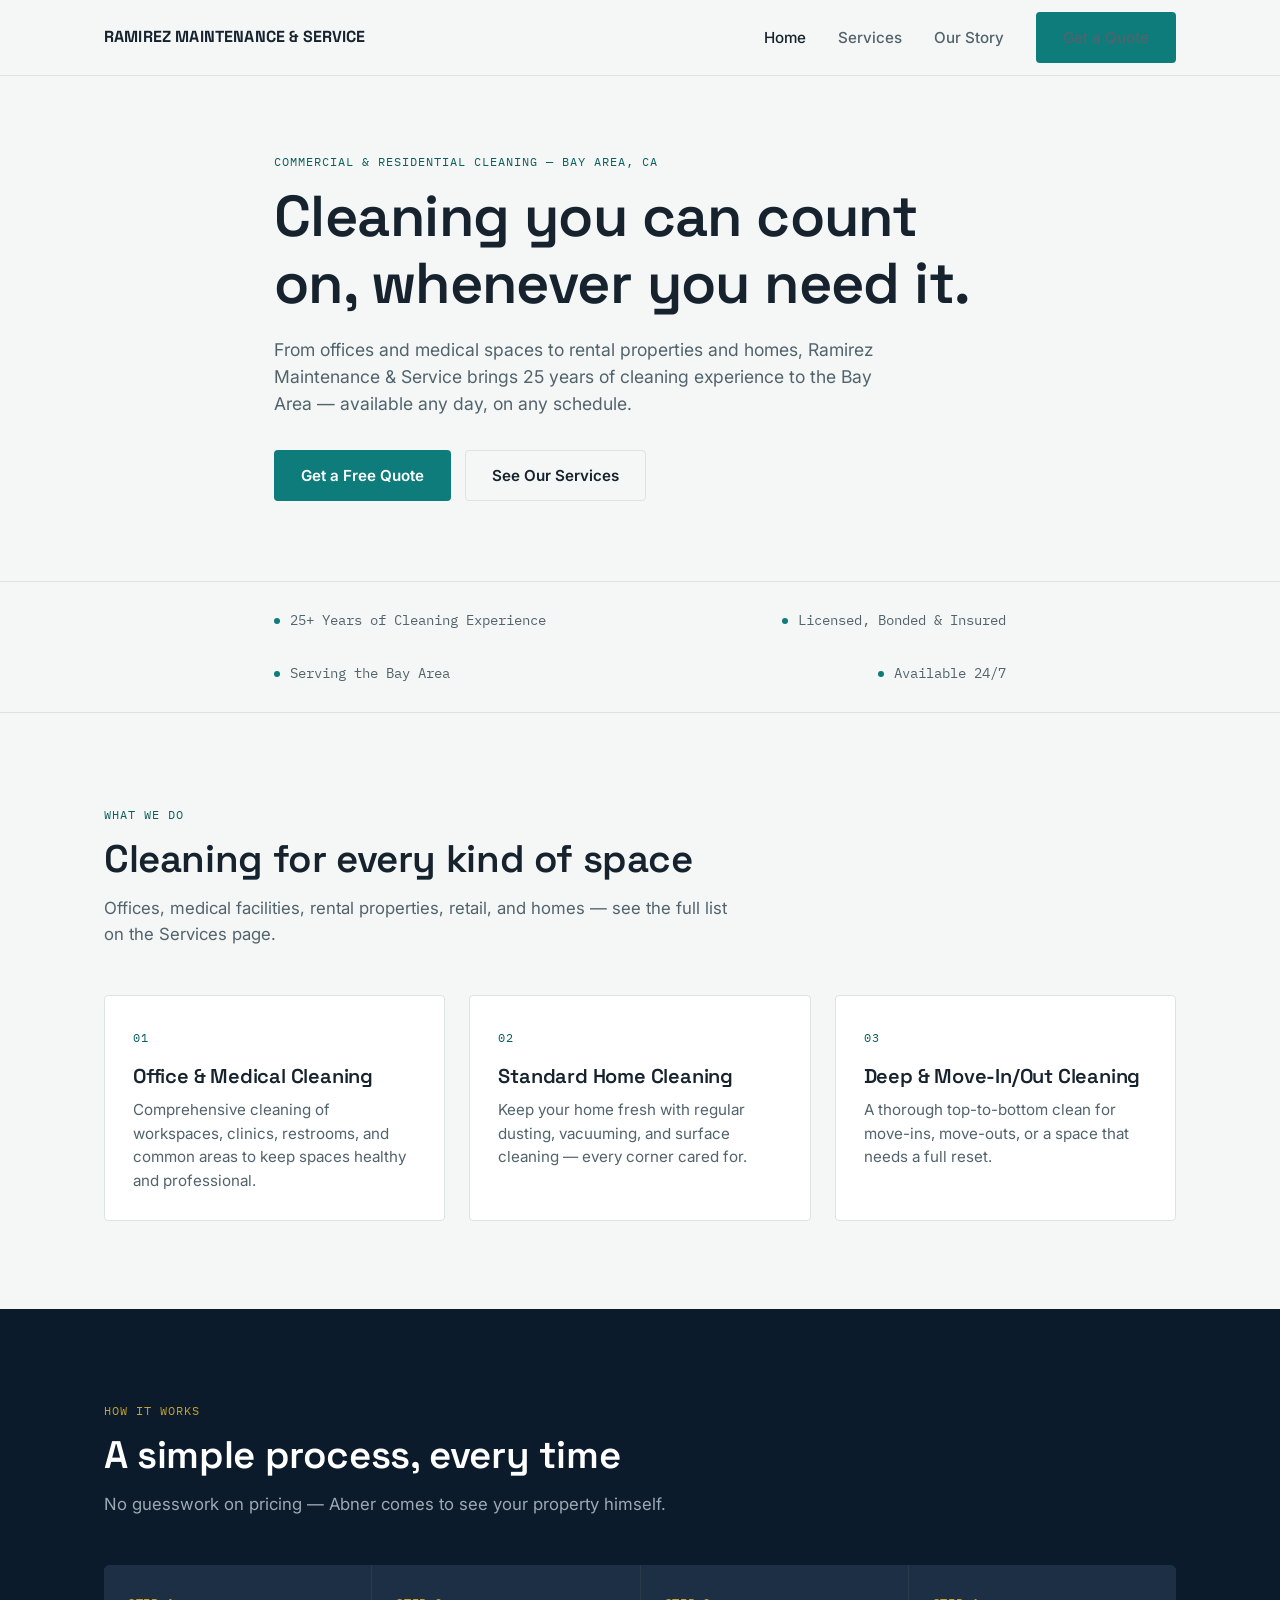
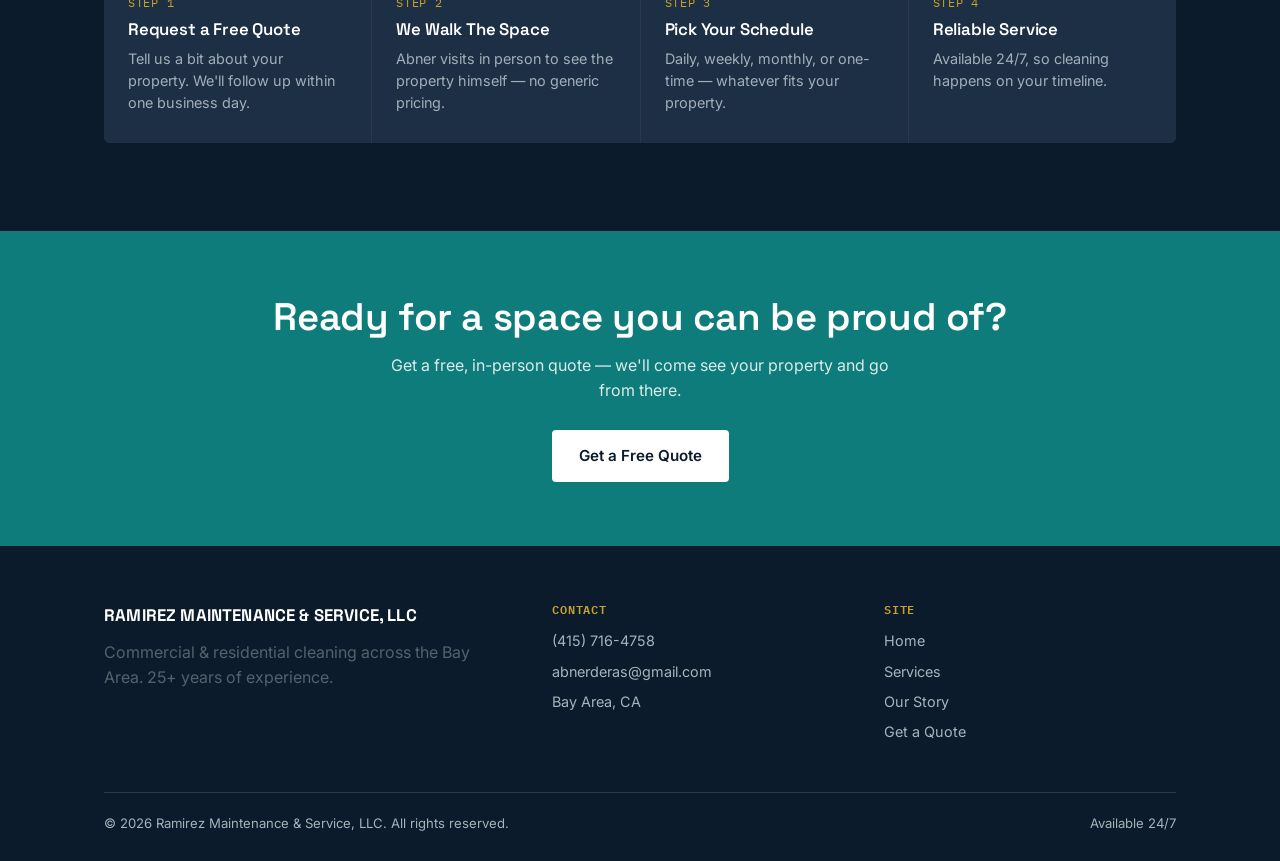
<file: index.html>
<!DOCTYPE html>
<html lang="en">
<head>
  <!-- Google tag (gtag.js) -->
  <script async src="https://www.googletagmanager.com/gtag/js?id=G-R4SSQSCY79"></script>
  <script>
    window.dataLayer = window.dataLayer || [];
    function gtag(){dataLayer.push(arguments);}
    gtag('js', new Date());
    gtag('config', 'G-R4SSQSCY79');
  </script>

  <meta charset="UTF-8" />
  <meta name="viewport" content="width=device-width, initial-scale=1.0" />
  <title>Ramirez Maintenance & Service | Commercial & Residential Cleaning, Bay Area</title>
  <meta name="description" content="Ramirez Maintenance & Service provides commercial and residential cleaning across the Bay Area. 25+ years of experience, available 24/7. Free in-person quotes." />

  <link rel="preconnect" href="https://fonts.googleapis.com" />
  <link rel="preconnect" href="https://fonts.gstatic.com" crossorigin />
  <link href="https://fonts.googleapis.com/css2?family=Space+Grotesk:wght@500;600;700&family=Inter:wght@400;500;600&family=IBM+Plex+Mono:wght@400;500&display=swap" rel="stylesheet" />

  <link rel="stylesheet" href="css/style.css" />
</head>
<body>

  <header class="site-header">
    <div class="container">
      <a href="index.html" class="logo">
        <span class="logo-text">RAMIREZ MAINTENANCE & SERVICE</span>
      </a>

      <nav class="nav-links">
        <a href="index.html">Home</a>
        <a href="services.html">Services</a>
        <a href="about.html">Our Story</a>
        <a href="quote.html" class="btn btn-primary nav-cta">Get a Quote</a>
      </nav>

      <button class="nav-toggle" aria-label="Toggle menu" aria-expanded="false">
        <span></span><span></span><span></span>
      </button>
    </div>
  </header>

  <section class="hero">
    <div class="container">
      <div class="hero-copy">
        <span class="eyebrow">Commercial &amp; Residential Cleaning — Bay Area, CA</span>
        <h1>Cleaning you can count on, whenever you need it.</h1>
        <p>
          From offices and medical spaces to rental properties and homes,
          Ramirez Maintenance &amp; Service brings 25 years of cleaning
          experience to the Bay Area — available any day, on any schedule.
        </p>
        <div class="hero-actions">
          <a href="quote.html" class="btn btn-primary">Get a Free Quote</a>
          <a href="services.html" class="btn btn-ghost">See Our Services</a>
        </div>
      </div>
    </div>

    <div class="trust-strip">
      <div class="container">
        <span class="trust-item">25+ Years of Cleaning Experience</span>
        <span class="trust-item">Licensed, Bonded &amp; Insured</span>
        <span class="trust-item">Serving the Bay Area</span>
        <span class="trust-item">Available 24/7</span>
      </div>
    </div>
  </section>

  <section class="section">
    <div class="container">
      <div class="section-header">
        <span class="eyebrow">What We Do</span>
        <h2>Cleaning for every kind of space</h2>
        <p>Offices, medical facilities, rental properties, retail, and homes — see the full list on the Services page.</p>
      </div>

      <div class="services-grid">
        <div class="service-card">
          <span class="eyebrow">01</span>
          <h3>Office &amp; Medical Cleaning</h3>
          <p>Comprehensive cleaning of workspaces, clinics, restrooms, and common areas to keep spaces healthy and professional.</p>
        </div>
        <div class="service-card">
          <span class="eyebrow">02</span>
          <h3>Standard Home Cleaning</h3>
          <p>Keep your home fresh with regular dusting, vacuuming, and surface cleaning — every corner cared for.</p>
        </div>
        <div class="service-card">
          <span class="eyebrow">03</span>
          <h3>Deep &amp; Move-In/Out Cleaning</h3>
          <p>A thorough top-to-bottom clean for move-ins, move-outs, or a space that needs a full reset.</p>
        </div>
      </div>
    </div>
  </section>

  <section class="section schedule">
    <div class="container">
      <div class="section-header">
        <span class="eyebrow">How It Works</span>
        <h2>A simple process, every time</h2>
        <p>No guesswork on pricing — Abner comes to see your property himself.</p>
      </div>

      <div class="schedule-steps">
        <div class="schedule-step">
          <div class="panel-time">Step 1</div>
          <h3>Request a Free Quote</h3>
          <p>Tell us a bit about your property. We'll follow up within one business day.</p>
        </div>
        <div class="schedule-step">
          <div class="panel-time">Step 2</div>
          <h3>We Walk The Space</h3>
          <p>Abner visits in person to see the property himself — no generic pricing.</p>
        </div>
        <div class="schedule-step">
          <div class="panel-time">Step 3</div>
          <h3>Pick Your Schedule</h3>
          <p>Daily, weekly, monthly, or one-time — whatever fits your property.</p>
        </div>
        <div class="schedule-step">
          <div class="panel-time">Step 4</div>
          <h3>Reliable Service</h3>
          <p>Available 24/7, so cleaning happens on your timeline.</p>
        </div>
      </div>
    </div>
  </section>

  <section class="cta-band">
    <div class="container">
      <h2>Ready for a space you can be proud of?</h2>
      <p>Get a free, in-person quote — we'll come see your property and go from there.</p>
      <a href="quote.html" class="btn btn-on-dark">Get a Free Quote</a>
    </div>
  </section>

  <footer class="site-footer">
    <div class="container">
      <div class="footer-grid">
        <div class="footer-col">
          <div class="footer-logo">
            <span class="logo-text">RAMIREZ MAINTENANCE & SERVICE, LLC</span>
          </div>
          <p style="margin-top: 10px;">Commercial &amp; residential cleaning across the Bay Area. 25+ years of experience.</p>
        </div>
        <div class="footer-col">
          <h4>Contact</h4>
          <ul>
            <li><a href="tel:+14157164758">(415) 716-4758</a></li>
            <li><a href="mailto:abnerderas@gmail.com">abnerderas@gmail.com</a></li>
            <li>Bay Area, CA</li>
          </ul>
        </div>
        <div class="footer-col">
          <h4>Site</h4>
          <ul>
            <li><a href="index.html">Home</a></li>
            <li><a href="services.html">Services</a></li>
            <li><a href="about.html">Our Story</a></li>
            <li><a href="quote.html">Get a Quote</a></li>
          </ul>
        </div>
      </div>
      <div class="footer-bottom">
        <span>&copy; <span id="year"></span> Ramirez Maintenance &amp; Service, LLC. All rights reserved.</span>
        <span>Available 24/7</span>
      </div>
    </div>
  </footer>

  <script src="js/main.js"></script>
  <script>document.getElementById('year').textContent = new Date().getFullYear();</script>
</body>
</html>
</file>
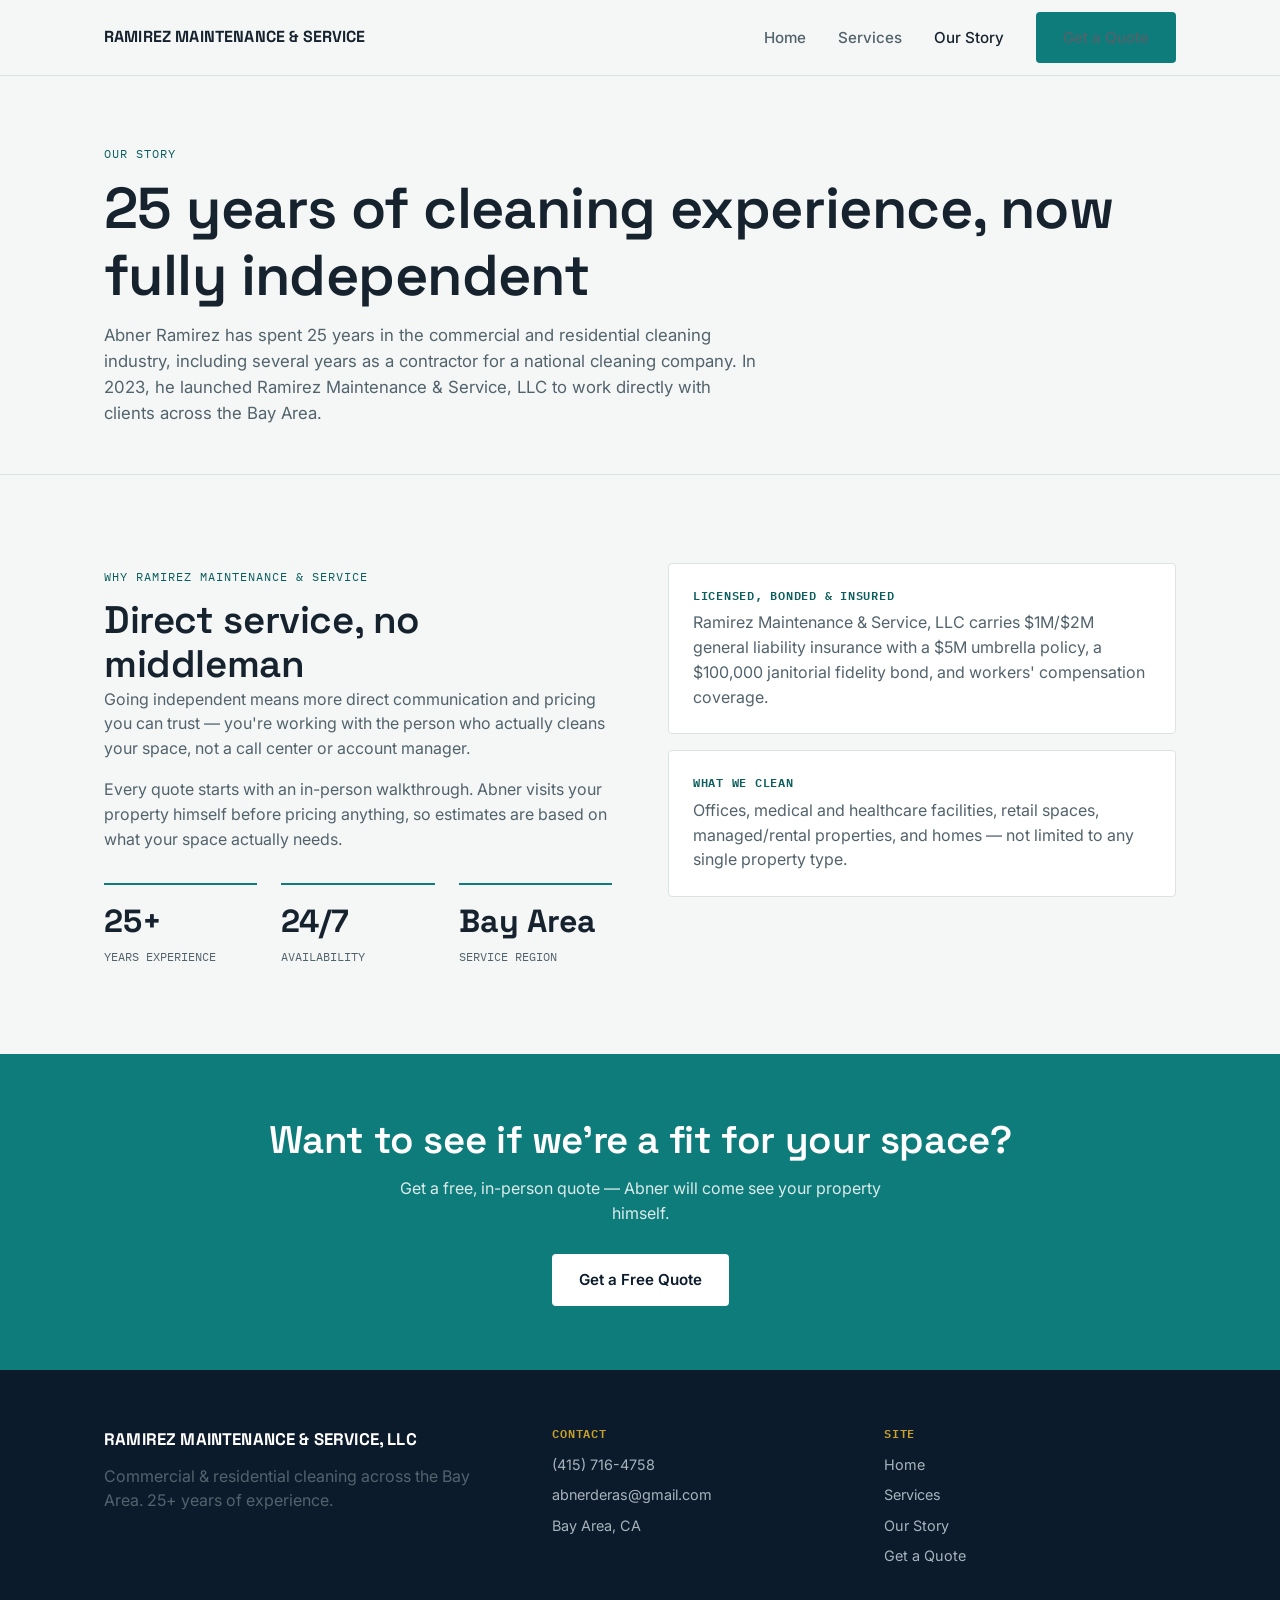
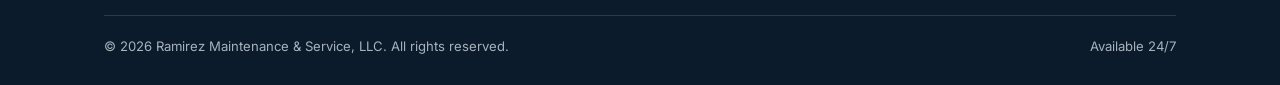
<file: about.html>
<!DOCTYPE html>
<html lang="en">
<head>
  <!-- Google tag (gtag.js) -->
  <script async src="https://www.googletagmanager.com/gtag/js?id=G-R4SSQSCY79"></script>
  <script>
    window.dataLayer = window.dataLayer || [];
    function gtag(){dataLayer.push(arguments);}
    gtag('js', new Date());
    gtag('config', 'G-R4SSQSCY79');
  </script>

  <meta charset="UTF-8" />
  <meta name="viewport" content="width=device-width, initial-scale=1.0" />
  <title>Our Story | Ramirez Maintenance & Service</title>
  <meta name="description" content="Ramirez Maintenance & Service is an independently owned commercial and residential cleaning company serving the Bay Area, led by Abner Ramirez." />

  <link rel="preconnect" href="https://fonts.googleapis.com" />
  <link rel="preconnect" href="https://fonts.gstatic.com" crossorigin />
  <link href="https://fonts.googleapis.com/css2?family=Space+Grotesk:wght@500;600;700&family=Inter:wght@400;500;600&family=IBM+Plex+Mono:wght@400;500&display=swap" rel="stylesheet" />

  <link rel="stylesheet" href="css/style.css" />
</head>
<body>

  <header class="site-header">
    <div class="container">
      <a href="index.html" class="logo">
        <span class="logo-text">RAMIREZ MAINTENANCE & SERVICE</span>
      </a>
      <nav class="nav-links">
        <a href="index.html">Home</a>
        <a href="services.html">Services</a>
        <a href="about.html">Our Story</a>
        <a href="quote.html" class="btn btn-primary nav-cta">Get a Quote</a>
      </nav>
      <button class="nav-toggle" aria-label="Toggle menu" aria-expanded="false">
        <span></span><span></span><span></span>
      </button>
    </div>
  </header>

  <section class="page-header">
    <div class="container">
      <span class="eyebrow">Our Story</span>
      <h1>25 years of cleaning experience, now fully independent</h1>
      <p>Abner Ramirez has spent 25 years in the commercial and residential cleaning industry, including several years as a contractor for a national cleaning company. In 2023, he launched Ramirez Maintenance &amp; Service, LLC to work directly with clients across the Bay Area.</p>
    </div>
  </section>

  <section class="section">
    <div class="container">
      <div class="about-grid">
        <div>
          <span class="eyebrow">Why Ramirez Maintenance &amp; Service</span>
          <h2>Direct service, no middleman</h2>
          <p>
            Going independent means more direct communication and pricing
            you can trust — you're working with the person who actually
            cleans your space, not a call center or account manager.
          </p>
          <p style="margin-top: 16px;">
            Every quote starts with an in-person walkthrough. Abner visits
            your property himself before pricing anything, so estimates are
            based on what your space actually needs.
          </p>

          <div class="stat-row">
            <div class="stat">
              <div class="num">25+</div>
              <div class="label">Years Experience</div>
            </div>
            <div class="stat">
              <div class="num">24/7</div>
              <div class="label">Availability</div>
            </div>
            <div class="stat">
              <div class="num">Bay Area</div>
              <div class="label">Service Region</div>
            </div>
          </div>
        </div>

        <div>
          <div class="contact-card">
            <h4>Licensed, Bonded &amp; Insured</h4>
            <p>Ramirez Maintenance &amp; Service, LLC carries $1M/$2M general liability insurance with a $5M umbrella policy, a $100,000 janitorial fidelity bond, and workers' compensation coverage.</p>
          </div>
          <div class="contact-card">
            <h4>What We Clean</h4>
            <p>Offices, medical and healthcare facilities, retail spaces, managed/rental properties, and homes — not limited to any single property type.</p>
          </div>
        </div>
      </div>
    </div>
  </section>

  <section class="cta-band">
    <div class="container">
      <h2>Want to see if we're a fit for your space?</h2>
      <p>Get a free, in-person quote — Abner will come see your property himself.</p>
      <a href="quote.html" class="btn btn-on-dark">Get a Free Quote</a>
    </div>
  </section>

  <footer class="site-footer">
    <div class="container">
      <div class="footer-grid">
        <div class="footer-col">
          <div class="footer-logo">
            <span class="logo-text">RAMIREZ MAINTENANCE & SERVICE, LLC</span>
          </div>
          <p style="margin-top: 10px;">Commercial &amp; residential cleaning across the Bay Area. 25+ years of experience.</p>
        </div>
        <div class="footer-col">
          <h4>Contact</h4>
          <ul>
            <li><a href="tel:+14157164758">(415) 716-4758</a></li>
            <li><a href="mailto:abnerderas@gmail.com">abnerderas@gmail.com</a></li>
            <li>Bay Area, CA</li>
          </ul>
        </div>
        <div class="footer-col">
          <h4>Site</h4>
          <ul>
            <li><a href="index.html">Home</a></li>
            <li><a href="services.html">Services</a></li>
            <li><a href="about.html">Our Story</a></li>
            <li><a href="quote.html">Get a Quote</a></li>
          </ul>
        </div>
      </div>
      <div class="footer-bottom">
        <span>&copy; <span id="year"></span> Ramirez Maintenance &amp; Service, LLC. All rights reserved.</span>
        <span>Available 24/7</span>
      </div>
    </div>
  </footer>

  <script src="js/main.js"></script>
  <script>document.getElementById('year').textContent = new Date().getFullYear();</script>
</body>
</html>
</file>
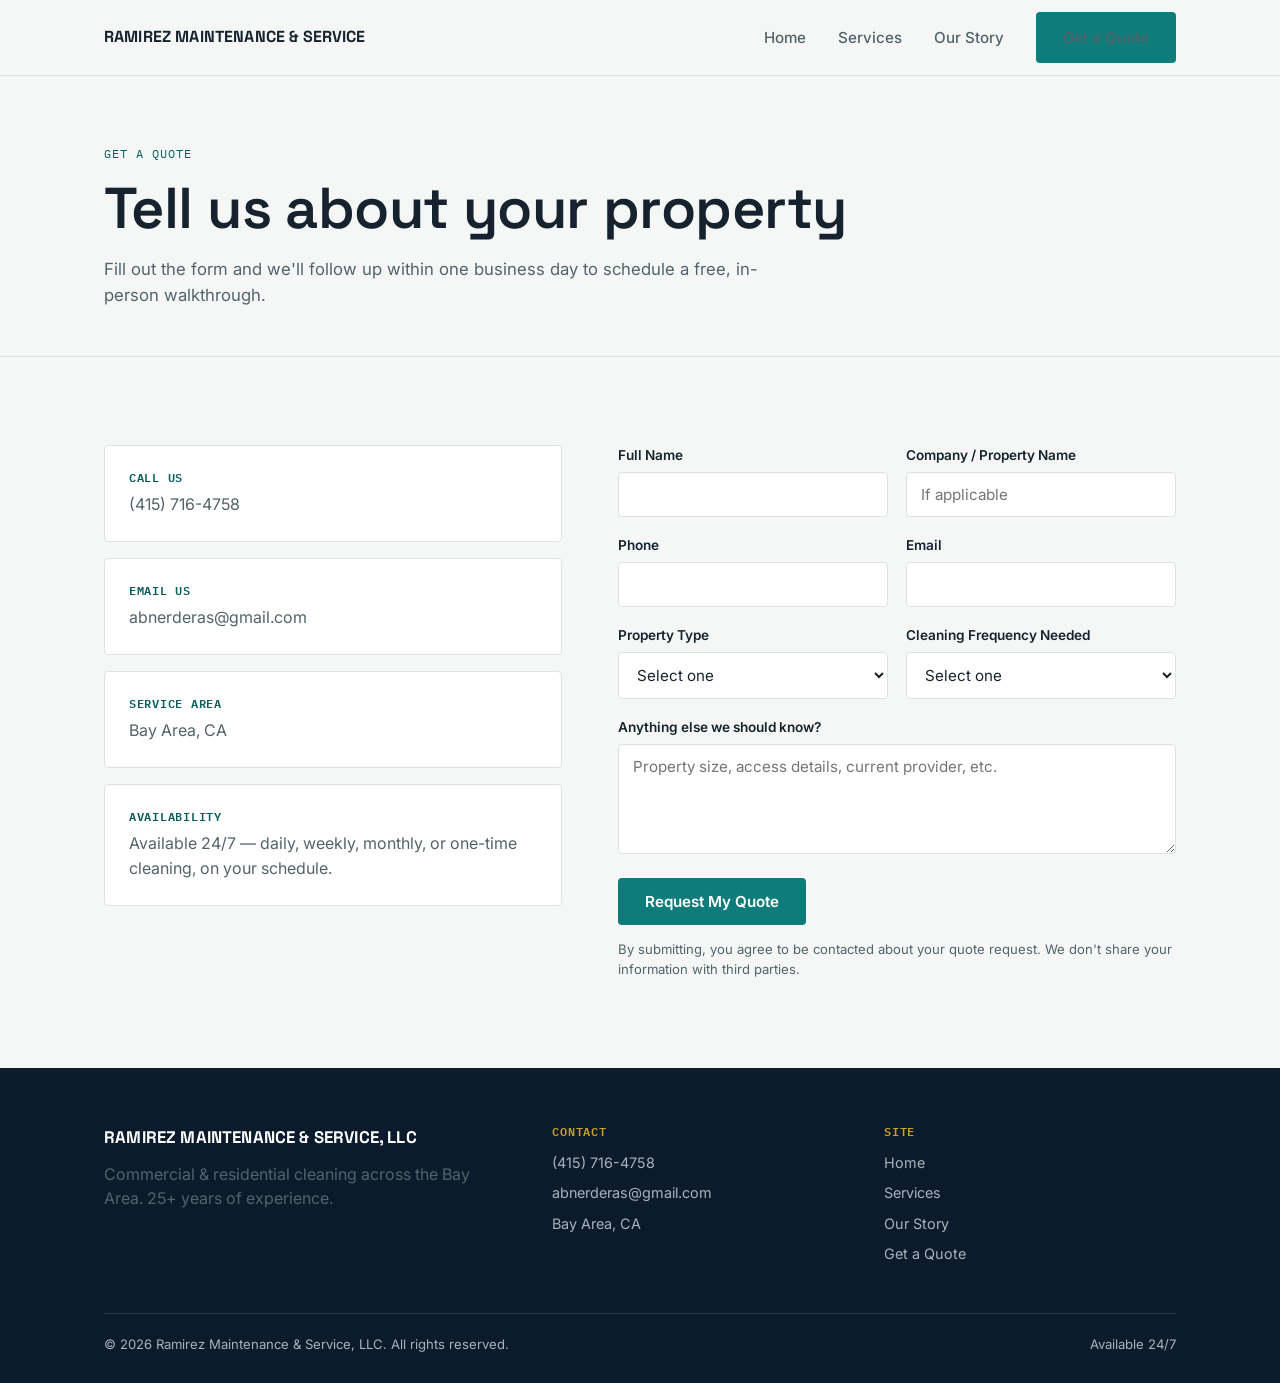
<file: quote.html>
<!DOCTYPE html>
<html lang="en">
<head>
  <meta charset="UTF-8" />
  <meta name="viewport" content="width=device-width, initial-scale=1.0" />
  <title>Get a Quote | Ramirez Maintenance & Service</title>
  <meta name="description" content="Request a free, in-person cleaning quote from Ramirez Maintenance & Service, serving the Bay Area." />

  <link rel="preconnect" href="https://fonts.googleapis.com" />
  <link rel="preconnect" href="https://fonts.gstatic.com" crossorigin />
  <link href="https://fonts.googleapis.com/css2?family=Space+Grotesk:wght@500;600;700&family=Inter:wght@400;500;600&family=IBM+Plex+Mono:wght@400;500&display=swap" rel="stylesheet" />

  <link rel="stylesheet" href="css/style.css" />
</head>
<body>

  <header class="site-header">
    <div class="container">
      <a href="index.html" class="logo">
        <span class="logo-text">RAMIREZ MAINTENANCE & SERVICE</span>
      </a>
      <nav class="nav-links">
        <a href="index.html">Home</a>
        <a href="services.html">Services</a>
        <a href="about.html">Our Story</a>
        <a href="quote.html" class="btn btn-primary nav-cta">Get a Quote</a>
      </nav>
      <button class="nav-toggle" aria-label="Toggle menu" aria-expanded="false">
        <span></span><span></span><span></span>
      </button>
    </div>
  </header>

  <section class="page-header">
    <div class="container">
      <span class="eyebrow">Get a Quote</span>
      <h1>Tell us about your property</h1>
      <p>Fill out the form and we'll follow up within one business day to schedule a free, in-person walkthrough.</p>
    </div>
  </section>

  <section class="section">
    <div class="container quote-layout">

      <div>
        <div class="contact-card">
          <h4>Call Us</h4>
          <p><a href="tel:+14157164758">(415) 716-4758</a></p>
        </div>
        <div class="contact-card">
          <h4>Email Us</h4>
          <p><a href="mailto:abnerderas@gmail.com">abnerderas@gmail.com</a></p>
        </div>
        <div class="contact-card">
          <h4>Service Area</h4>
          <p>Bay Area, CA</p>
        </div>
        <div class="contact-card">
          <h4>Availability</h4>
          <p>Available 24/7 — daily, weekly, monthly, or one-time cleaning, on your schedule.</p>
        </div>
      </div>

      <div>
        <!--
          FORM SETUP:
          1. Create a free form at https://formspree.io using abnerderas@gmail.com
          2. Replace YOUR_FORM_ID in the action URL below with your real endpoint
          3. Submissions will arrive by email, no backend needed
        -->
        <form id="quote-form" action="https://formspree.io/f/YOUR_FORM_ID" method="POST">
          <div class="form-grid">

            <div class="form-field">
              <label for="name">Full Name</label>
              <input type="text" id="name" name="name" required />
            </div>

            <div class="form-field">
              <label for="company">Company / Property Name</label>
              <input type="text" id="company" name="company" placeholder="If applicable" />
            </div>

            <div class="form-field">
              <label for="phone">Phone</label>
              <input type="tel" id="phone" name="phone" required />
            </div>

            <div class="form-field">
              <label for="email">Email</label>
              <input type="email" id="email" name="email" required />
            </div>

            <div class="form-field">
              <label for="type">Property Type</label>
              <select id="type" name="property_type">
                <option value="">Select one</option>
                <option value="home">Home</option>
                <option value="office">Office</option>
                <option value="retail">Retail</option>
                <option value="medical">Medical / Healthcare</option>
                <option value="property-management">Rental / Managed Property</option>
                <option value="other">Other</option>
              </select>
            </div>

            <div class="form-field">
              <label for="frequency">Cleaning Frequency Needed</label>
              <select id="frequency" name="frequency">
                <option value="">Select one</option>
                <option value="one-time">One-time clean</option>
                <option value="daily">Daily</option>
                <option value="weekly">Weekly</option>
                <option value="biweekly">Bi-weekly</option>
                <option value="monthly">Monthly</option>
                <option value="not-sure">Not sure yet</option>
              </select>
            </div>

            <div class="form-field full">
              <label for="message">Anything else we should know?</label>
              <textarea id="message" name="message" placeholder="Property size, access details, current provider, etc."></textarea>
            </div>

          </div>

          <div style="margin-top: 24px;">
            <button type="submit" class="btn btn-primary">Request My Quote</button>
          </div>

          <p class="form-note">
            By submitting, you agree to be contacted about your quote request. We don't share your information with third parties.
          </p>

          <div id="form-status" class="form-status" role="status"></div>
        </form>
      </div>

    </div>
  </section>

  <footer class="site-footer">
    <div class="container">
      <div class="footer-grid">
        <div class="footer-col">
          <div class="footer-logo">
            <span class="logo-text">RAMIREZ MAINTENANCE & SERVICE, LLC</span>
          </div>
          <p style="margin-top: 10px;">Commercial &amp; residential cleaning across the Bay Area. 25+ years of experience.</p>
        </div>
        <div class="footer-col">
          <h4>Contact</h4>
          <ul>
            <li><a href="tel:+14157164758">(415) 716-4758</a></li>
            <li><a href="mailto:abnerderas@gmail.com">abnerderas@gmail.com</a></li>
            <li>Bay Area, CA</li>
          </ul>
        </div>
        <div class="footer-col">
          <h4>Site</h4>
          <ul>
            <li><a href="index.html">Home</a></li>
            <li><a href="services.html">Services</a></li>
            <li><a href="about.html">Our Story</a></li>
            <li><a href="quote.html">Get a Quote</a></li>
          </ul>
        </div>
      </div>
      <div class="footer-bottom">
        <span>&copy; <span id="year"></span> Ramirez Maintenance &amp; Service, LLC. All rights reserved.</span>
        <span>Available 24/7</span>
      </div>
    </div>
  </footer>

  <script src="js/main.js"></script>
  <script>document.getElementById('year').textContent = new Date().getFullYear();</script>
</body>
</html>
</file>
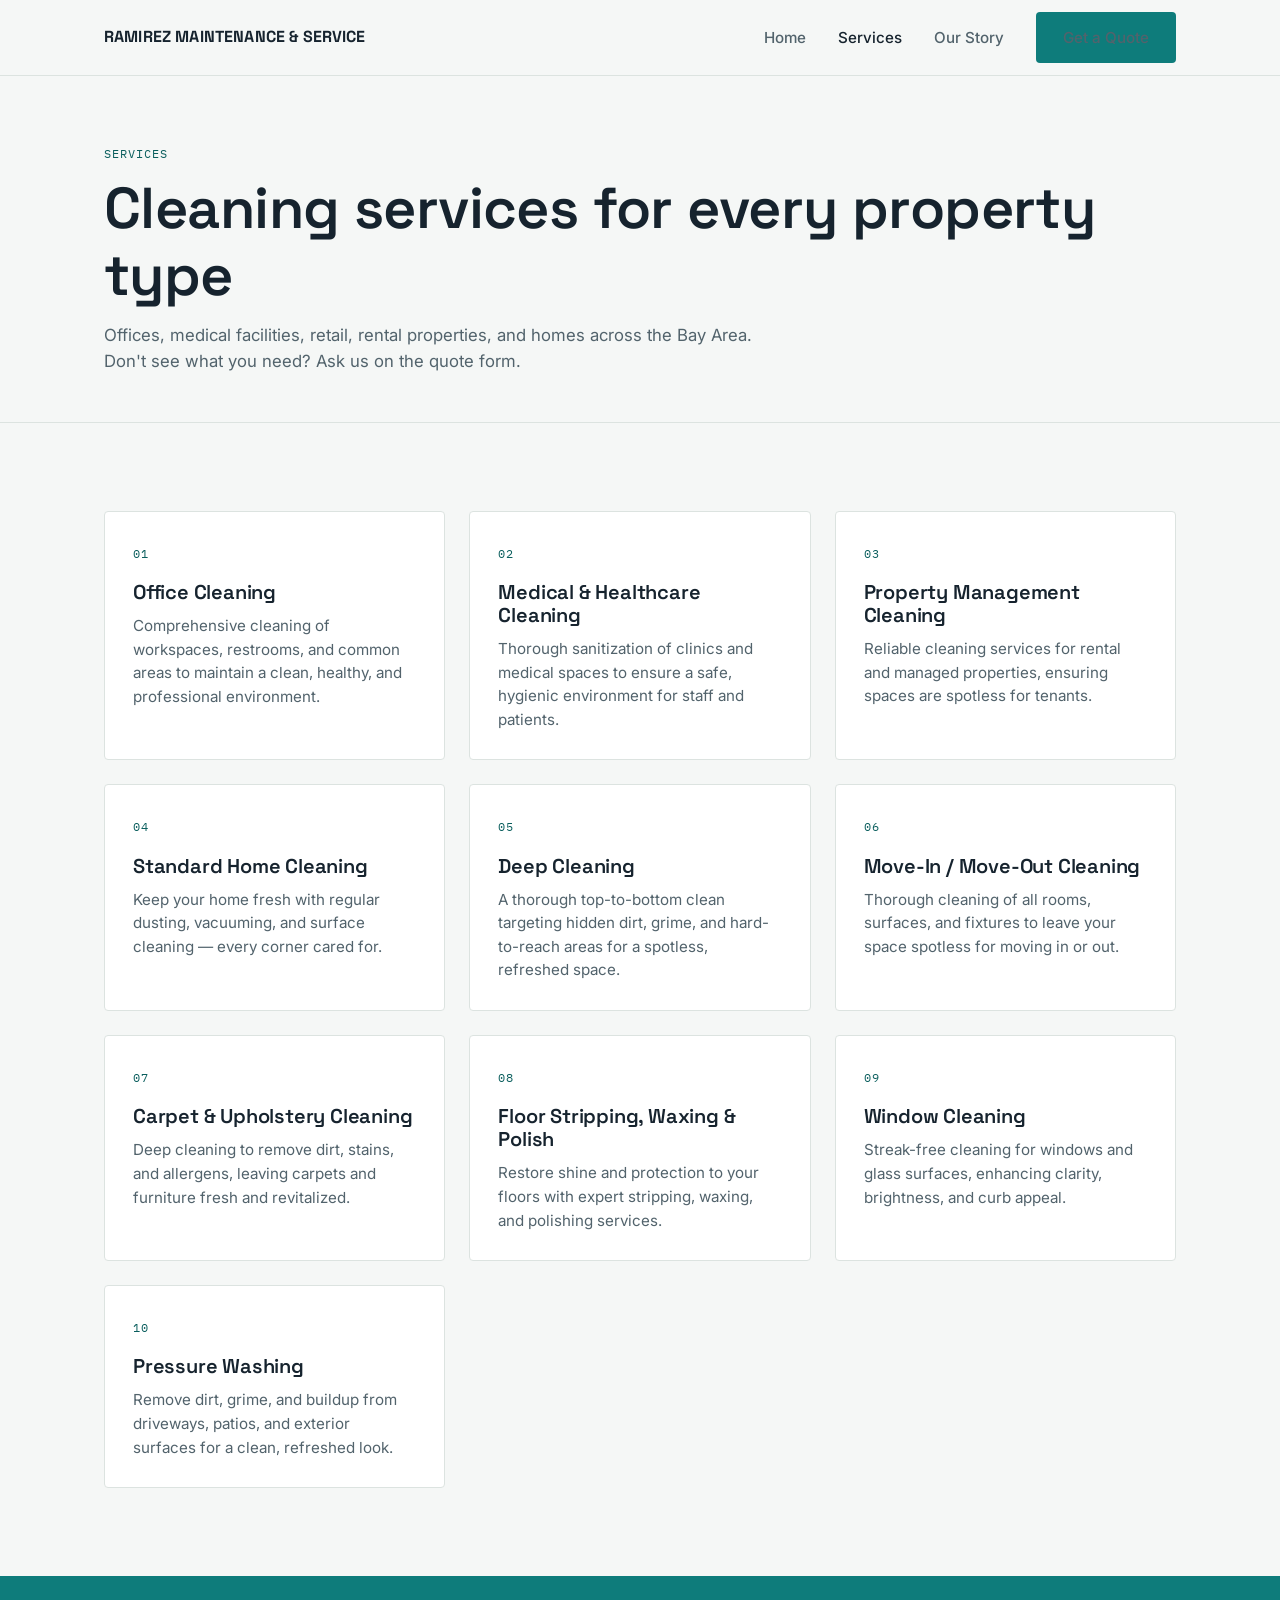
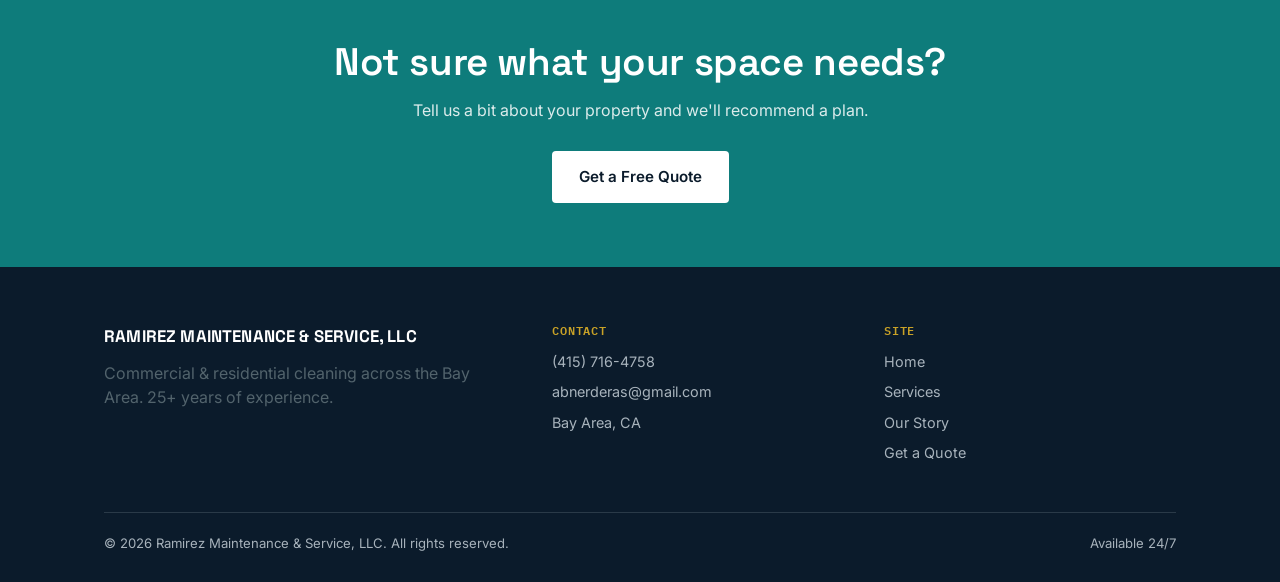
<file: services.html>
<!DOCTYPE html>
<html lang="en">
<head>
  <!-- Google tag (gtag.js) -->
  <script async src="https://www.googletagmanager.com/gtag/js?id=G-R4SSQSCY79"></script>
  <script>
    window.dataLayer = window.dataLayer || [];
    function gtag(){dataLayer.push(arguments);}
    gtag('js', new Date());
    gtag('config', 'G-R4SSQSCY79');
  </script>

  <meta charset="UTF-8" />
  <meta name="viewport" content="width=device-width, initial-scale=1.0" />
  <title>Services | Ramirez Maintenance & Service</title>
  <meta name="description" content="Commercial and residential cleaning services from Ramirez Maintenance & Service, including office, medical, property management, and home cleaning across the Bay Area." />

  <link rel="preconnect" href="https://fonts.googleapis.com" />
  <link rel="preconnect" href="https://fonts.gstatic.com" crossorigin />
  <link href="https://fonts.googleapis.com/css2?family=Space+Grotesk:wght@500;600;700&family=Inter:wght@400;500;600&family=IBM+Plex+Mono:wght@400;500&display=swap" rel="stylesheet" />

  <link rel="stylesheet" href="css/style.css" />
</head>
<body>

  <header class="site-header">
    <div class="container">
      <a href="index.html" class="logo">
        <span class="logo-text">RAMIREZ MAINTENANCE & SERVICE</span>
      </a>
      <nav class="nav-links">
        <a href="index.html">Home</a>
        <a href="services.html">Services</a>
        <a href="about.html">Our Story</a>
        <a href="quote.html" class="btn btn-primary nav-cta">Get a Quote</a>
      </nav>
      <button class="nav-toggle" aria-label="Toggle menu" aria-expanded="false">
        <span></span><span></span><span></span>
      </button>
    </div>
  </header>

  <section class="page-header">
    <div class="container">
      <span class="eyebrow">Services</span>
      <h1>Cleaning services for every property type</h1>
      <p>Offices, medical facilities, retail, rental properties, and homes across the Bay Area. Don't see what you need? Ask us on the quote form.</p>
    </div>
  </section>

  <section class="section">
    <div class="container">
      <div class="services-grid">

        <div class="service-card">
          <span class="eyebrow">01</span>
          <h3>Office Cleaning</h3>
          <p>Comprehensive cleaning of workspaces, restrooms, and common areas to maintain a clean, healthy, and professional environment.</p>
        </div>

        <div class="service-card">
          <span class="eyebrow">02</span>
          <h3>Medical &amp; Healthcare Cleaning</h3>
          <p>Thorough sanitization of clinics and medical spaces to ensure a safe, hygienic environment for staff and patients.</p>
        </div>

        <div class="service-card">
          <span class="eyebrow">03</span>
          <h3>Property Management Cleaning</h3>
          <p>Reliable cleaning services for rental and managed properties, ensuring spaces are spotless for tenants.</p>
        </div>

        <div class="service-card">
          <span class="eyebrow">04</span>
          <h3>Standard Home Cleaning</h3>
          <p>Keep your home fresh with regular dusting, vacuuming, and surface cleaning — every corner cared for.</p>
        </div>

        <div class="service-card">
          <span class="eyebrow">05</span>
          <h3>Deep Cleaning</h3>
          <p>A thorough top-to-bottom clean targeting hidden dirt, grime, and hard-to-reach areas for a spotless, refreshed space.</p>
        </div>

        <div class="service-card">
          <span class="eyebrow">06</span>
          <h3>Move-In / Move-Out Cleaning</h3>
          <p>Thorough cleaning of all rooms, surfaces, and fixtures to leave your space spotless for moving in or out.</p>
        </div>

        <div class="service-card">
          <span class="eyebrow">07</span>
          <h3>Carpet &amp; Upholstery Cleaning</h3>
          <p>Deep cleaning to remove dirt, stains, and allergens, leaving carpets and furniture fresh and revitalized.</p>
        </div>

        <div class="service-card">
          <span class="eyebrow">08</span>
          <h3>Floor Stripping, Waxing &amp; Polish</h3>
          <p>Restore shine and protection to your floors with expert stripping, waxing, and polishing services.</p>
        </div>

        <div class="service-card">
          <span class="eyebrow">09</span>
          <h3>Window Cleaning</h3>
          <p>Streak-free cleaning for windows and glass surfaces, enhancing clarity, brightness, and curb appeal.</p>
        </div>

        <div class="service-card">
          <span class="eyebrow">10</span>
          <h3>Pressure Washing</h3>
          <p>Remove dirt, grime, and buildup from driveways, patios, and exterior surfaces for a clean, refreshed look.</p>
        </div>

      </div>
    </div>
  </section>

  <section class="cta-band">
    <div class="container">
      <h2>Not sure what your space needs?</h2>
      <p>Tell us a bit about your property and we'll recommend a plan.</p>
      <a href="quote.html" class="btn btn-on-dark">Get a Free Quote</a>
    </div>
  </section>

  <footer class="site-footer">
    <div class="container">
      <div class="footer-grid">
        <div class="footer-col">
          <div class="footer-logo">
            <span class="logo-text">RAMIREZ MAINTENANCE & SERVICE, LLC</span>
          </div>
          <p style="margin-top: 10px;">Commercial &amp; residential cleaning across the Bay Area. 25+ years of experience.</p>
        </div>
        <div class="footer-col">
          <h4>Contact</h4>
          <ul>
            <li><a href="tel:+14157164758">(415) 716-4758</a></li>
            <li><a href="mailto:abnerderas@gmail.com">abnerderas@gmail.com</a></li>
            <li>Bay Area, CA</li>
          </ul>
        </div>
        <div class="footer-col">
          <h4>Site</h4>
          <ul>
            <li><a href="index.html">Home</a></li>
            <li><a href="services.html">Services</a></li>
            <li><a href="about.html">Our Story</a></li>
            <li><a href="quote.html">Get a Quote</a></li>
          </ul>
        </div>
      </div>
      <div class="footer-bottom">
        <span>&copy; <span id="year"></span> Ramirez Maintenance &amp; Service, LLC. All rights reserved.</span>
        <span>Available 24/7</span>
      </div>
    </div>
  </footer>

  <script src="js/main.js"></script>
  <script>document.getElementById('year').textContent = new Date().getFullYear();</script>
</body>
</html>
</file>
<file: css/style.css>
/* ===========================================================
   DESIGN TOKENS
   Theme: "The cleaning no one sees" — the work happens overnight,
   so the site's signature motif is a night → day transition.
=========================================================== */
:root {
  --bg: #F5F7F6;
  --bg-panel: #FFFFFF;
  --bg-alt: #ECEFED;
  --border: #DCE3E0;

  --ink: #16232E;
  --ink-soft: #52636C;

  --teal: #0E7C7B;
  --teal-dark: #0A5E5D;
  --teal-tint: #E4F1F0;

  --gold: #C9A227;

  --night: #0B1B2B;
  --night-soft: #1C2F44;
  --night-text: #DCE6EC;

  --white: #FFFFFF;

  --font-display: 'Space Grotesk', sans-serif;
  --font-body: 'Inter', sans-serif;
  --font-mono: 'IBM Plex Mono', monospace;

  --radius: 4px;
  --max-width: 1120px;
  --header-h: 76px;
}

/* ===========================================================
   RESET & BASE
=========================================================== */
* { box-sizing: border-box; margin: 0; padding: 0; }

html { scroll-behavior: smooth; }

body {
  font-family: var(--font-body);
  color: var(--ink);
  background: var(--bg);
  line-height: 1.55;
  -webkit-font-smoothing: antialiased;
}

img { max-width: 100%; display: block; }

a { color: inherit; text-decoration: none; }

ul { list-style: none; }

h1, h2, h3, h4 {
  font-family: var(--font-display);
  font-weight: 600;
  line-height: 1.15;
  letter-spacing: -0.01em;
}

h1 { font-size: clamp(2.2rem, 4.5vw, 3.6rem); }
h2 { font-size: clamp(1.7rem, 3vw, 2.4rem); }
h3 { font-size: 1.25rem; }

p { color: var(--ink-soft); }

.container {
  max-width: var(--max-width);
  margin: 0 auto;
  padding: 0 24px;
}

.eyebrow {
  font-family: var(--font-mono);
  font-size: 0.78rem;
  letter-spacing: 0.08em;
  text-transform: uppercase;
  color: var(--teal-dark);
  display: inline-block;
  margin-bottom: 12px;
}

.section {
  padding: 88px 0;
}

.section-alt {
  background: var(--bg-alt);
}

.section-header {
  max-width: 640px;
  margin-bottom: 48px;
}

.section-header p {
  margin-top: 14px;
  font-size: 1.05rem;
}

/* ===========================================================
   BUTTONS
=========================================================== */
.btn {
  display: inline-flex;
  align-items: center;
  justify-content: center;
  gap: 8px;
  padding: 13px 26px;
  border-radius: var(--radius);
  font-family: var(--font-body);
  font-weight: 600;
  font-size: 0.95rem;
  border: 1px solid transparent;
  cursor: pointer;
  transition: transform 0.15s ease, background 0.15s ease, border-color 0.15s ease;
}

.btn:hover { transform: translateY(-1px); }

.btn-primary {
  background: var(--teal);
  color: var(--white);
}
.btn-primary:hover { background: var(--teal-dark); }

.btn-ghost {
  background: transparent;
  border-color: var(--border);
  color: var(--ink);
}
.btn-ghost:hover { border-color: var(--teal); color: var(--teal-dark); }

.btn-on-dark {
  background: var(--white);
  color: var(--night);
}
.btn-on-dark:hover { background: var(--night-text); }

/* ===========================================================
   HEADER / NAV
=========================================================== */
.site-header {
  position: sticky;
  top: 0;
  z-index: 100;
  background: rgba(245, 247, 246, 0.92);
  backdrop-filter: blur(8px);
  border-bottom: 1px solid var(--border);
  height: var(--header-h);
}

.site-header .container {
  height: 100%;
  display: flex;
  align-items: center;
  justify-content: space-between;
}

.logo {
  display: flex;
  align-items: baseline;
}

.logo-text {
  font-family: var(--font-display);
  font-weight: 700;
  font-size: 1rem;
  letter-spacing: 0.01em;
  color: var(--ink);
  white-space: nowrap;
}

.footer-logo {
  display: flex;
  align-items: baseline;
  margin-bottom: 12px;
}
.footer-logo .logo-text { color: var(--white); font-size: 1.05rem; }

.nav-links {
  display: flex;
  align-items: center;
  gap: 32px;
}

.nav-links a {
  font-size: 0.95rem;
  font-weight: 500;
  color: var(--ink-soft);
  transition: color 0.15s ease;
}

.nav-links a:hover,
.nav-links a.active { color: var(--ink); }

.nav-links a.nav-cta.active,
.nav-links a.nav-cta:hover { color: var(--white); }

.nav-toggle {
  display: none;
  flex-direction: column;
  gap: 5px;
  background: none;
  border: none;
  cursor: pointer;
  padding: 8px;
}

.nav-toggle span {
  width: 22px;
  height: 2px;
  background: var(--ink);
  display: block;
}

/* ===========================================================
   HERO — night / day signature motif
=========================================================== */
.hero {
  padding: 72px 0 0;
}

.hero .container {
  max-width: 780px;
}

.hero-copy h1 { margin-bottom: 20px; }
.hero-copy p { font-size: 1.1rem; max-width: 56ch; margin-bottom: 32px; }

.hero-actions { display: flex; gap: 14px; flex-wrap: wrap; }

.panel-time {
  font-family: var(--font-mono);
  font-size: 0.78rem;
  letter-spacing: 0.06em;
  text-transform: uppercase;
  opacity: 0.75;
  margin-bottom: 6px;
}

.panel-label {
  font-family: var(--font-display);
  font-size: 1.3rem;
  font-weight: 600;
}

/* Note: .panel-time / .panel-label are reused by the dark "How It Works"
   schedule-step cards further down — keep these even though the hero
   night/day visual that originally used them was removed. */

/* ===========================================================
   TRUST STRIP
=========================================================== */
.trust-strip {
  border-top: 1px solid var(--border);
  border-bottom: 1px solid var(--border);
  padding: 28px 0;
  margin-top: 80px;
}

.trust-strip .container {
  display: flex;
  flex-wrap: wrap;
  gap: 32px;
  justify-content: space-between;
  align-items: center;
}

.trust-item {
  display: flex;
  align-items: center;
  gap: 10px;
  font-family: var(--font-mono);
  font-size: 0.85rem;
  color: var(--ink-soft);
}

.trust-item::before {
  content: "";
  width: 6px;
  height: 6px;
  border-radius: 50%;
  background: var(--teal);
  flex-shrink: 0;
}

/* ===========================================================
   SERVICES GRID
=========================================================== */
.services-grid {
  display: grid;
  grid-template-columns: repeat(3, 1fr);
  gap: 24px;
}

.service-card {
  background: var(--bg-panel);
  border: 1px solid var(--border);
  border-radius: var(--radius);
  padding: 28px;
  transition: border-color 0.15s ease, transform 0.15s ease;
}

.service-card:hover {
  border-color: var(--teal);
  transform: translateY(-2px);
}

.service-card .eyebrow { margin-bottom: 18px; }

.service-card h3 { margin-bottom: 10px; }

.service-card p { font-size: 0.95rem; }

/* ===========================================================
   SCHEDULE / PROCESS STRIP (mono, time-based — matches theme)
=========================================================== */
.schedule {
  background: var(--night);
  color: var(--night-text);
}

.schedule .section-header p { color: rgba(220, 230, 236, 0.7); }
.schedule .eyebrow { color: var(--gold); }
.schedule h2 { color: var(--white); }

.schedule-steps {
  display: grid;
  grid-template-columns: repeat(4, 1fr);
  gap: 1px;
  background: rgba(220, 230, 236, 0.15);
  border-radius: 6px;
  overflow: hidden;
}

.schedule-step {
  background: var(--night-soft);
  padding: 28px 24px;
}

.schedule-step .panel-time { color: var(--gold); opacity: 1; }

.schedule-step h3 {
  color: var(--white);
  font-size: 1.05rem;
  margin: 8px 0 8px;
}

.schedule-step p {
  color: rgba(220, 230, 236, 0.7);
  font-size: 0.9rem;
}

/* ===========================================================
   TESTIMONIAL / CTA BAND
=========================================================== */
.cta-band {
  background: var(--teal);
  color: var(--white);
  padding: 64px 0;
  text-align: center;
}

.cta-band h2 { color: var(--white); margin-bottom: 14px; }
.cta-band p { color: rgba(255,255,255,0.85); max-width: 50ch; margin: 0 auto 28px; }

/* ===========================================================
   FOOTER
=========================================================== */
.site-footer {
  background: var(--night);
  color: rgba(220, 230, 236, 0.75);
  padding: 56px 0 28px;
}

.footer-grid {
  display: grid;
  grid-template-columns: 1.4fr 1fr 1fr;
  gap: 40px;
  margin-bottom: 40px;
}

.footer-logo {
  font-family: var(--font-display);
  font-weight: 700;
  color: var(--white);
  font-size: 1.1rem;
  margin-bottom: 12px;
}

.footer-col h4 {
  font-family: var(--font-mono);
  font-size: 0.78rem;
  text-transform: uppercase;
  letter-spacing: 0.06em;
  color: var(--gold);
  margin-bottom: 14px;
}

.footer-col li { margin-bottom: 8px; font-size: 0.9rem; }
.footer-col a:hover { color: var(--white); }

.footer-bottom {
  border-top: 1px solid rgba(220, 230, 236, 0.15);
  padding-top: 20px;
  font-size: 0.82rem;
  display: flex;
  justify-content: space-between;
  flex-wrap: wrap;
  gap: 10px;
}

/* ===========================================================
   PAGE HEADER (interior pages)
=========================================================== */
.page-header {
  padding: 64px 0 48px;
  border-bottom: 1px solid var(--border);
}

.page-header p { max-width: 60ch; margin-top: 14px; font-size: 1.05rem; }

/* ===========================================================
   ABOUT PAGE
=========================================================== */
.about-grid {
  display: grid;
  grid-template-columns: 1fr 1fr;
  gap: 56px;
  align-items: start;
}

.stat-row {
  display: grid;
  grid-template-columns: repeat(3, 1fr);
  gap: 24px;
  margin-top: 32px;
}

.stat {
  border-top: 2px solid var(--teal);
  padding-top: 12px;
}

.stat .num {
  font-family: var(--font-display);
  font-size: 2rem;
  font-weight: 700;
  color: var(--ink);
}

.stat .label {
  font-family: var(--font-mono);
  font-size: 0.78rem;
  color: var(--ink-soft);
  text-transform: uppercase;
}

/* ===========================================================
   QUOTE / CONTACT FORM
=========================================================== */
.quote-layout {
  display: grid;
  grid-template-columns: 1fr 1.2fr;
  gap: 56px;
  align-items: start;
}

.contact-card {
  background: var(--bg-panel);
  border: 1px solid var(--border);
  border-radius: var(--radius);
  padding: 24px;
  margin-bottom: 16px;
}

.contact-card h4 {
  font-family: var(--font-mono);
  font-size: 0.78rem;
  text-transform: uppercase;
  letter-spacing: 0.06em;
  color: var(--teal-dark);
  margin-bottom: 8px;
}

.form-grid {
  display: grid;
  grid-template-columns: 1fr 1fr;
  gap: 18px;
}

.form-field { display: flex; flex-direction: column; gap: 6px; }
.form-field.full { grid-column: 1 / -1; }

.form-field label {
  font-size: 0.85rem;
  font-weight: 600;
  color: var(--ink);
}

.form-field input,
.form-field select,
.form-field textarea {
  font-family: var(--font-body);
  font-size: 0.95rem;
  padding: 12px 14px;
  border: 1px solid var(--border);
  border-radius: var(--radius);
  background: var(--white);
  color: var(--ink);
}

.form-field input:focus,
.form-field select:focus,
.form-field textarea:focus {
  outline: 2px solid var(--teal);
  outline-offset: 1px;
  border-color: var(--teal);
}

.form-field textarea { resize: vertical; min-height: 110px; }

.form-note {
  font-size: 0.82rem;
  color: var(--ink-soft);
  margin-top: 14px;
}

.form-status {
  margin-top: 16px;
  font-size: 0.9rem;
  font-weight: 600;
  display: none;
}
.form-status.visible { display: block; }
.form-status.success { color: var(--teal-dark); }
.form-status.error { color: #B3261E; }

/* Keyboard focus visibility everywhere */
a:focus-visible,
button:focus-visible {
  outline: 2px solid var(--teal);
  outline-offset: 2px;
}

/* ===========================================================
   RESPONSIVE
=========================================================== */
@media (max-width: 860px) {
  .nav-links {
    position: fixed;
    top: var(--header-h);
    left: 0;
    right: 0;
    background: var(--bg);
    border-bottom: 1px solid var(--border);
    flex-direction: column;
    align-items: flex-start;
    padding: 20px 24px 28px;
    gap: 18px;
    transform: translateY(-8px);
    opacity: 0;
    pointer-events: none;
    transition: opacity 0.15s ease, transform 0.15s ease;
  }
  .nav-links.open {
    opacity: 1;
    transform: translateY(0);
    pointer-events: auto;
  }
  .nav-toggle { display: flex; }

  .services-grid { grid-template-columns: 1fr; }
  .schedule-steps { grid-template-columns: repeat(2, 1fr); }
  .about-grid { grid-template-columns: 1fr; }
  .stat-row { grid-template-columns: repeat(3, 1fr); }
  .quote-layout { grid-template-columns: 1fr; }
  .form-grid { grid-template-columns: 1fr; }
  .footer-grid { grid-template-columns: 1fr; gap: 28px; }
}
</file>
